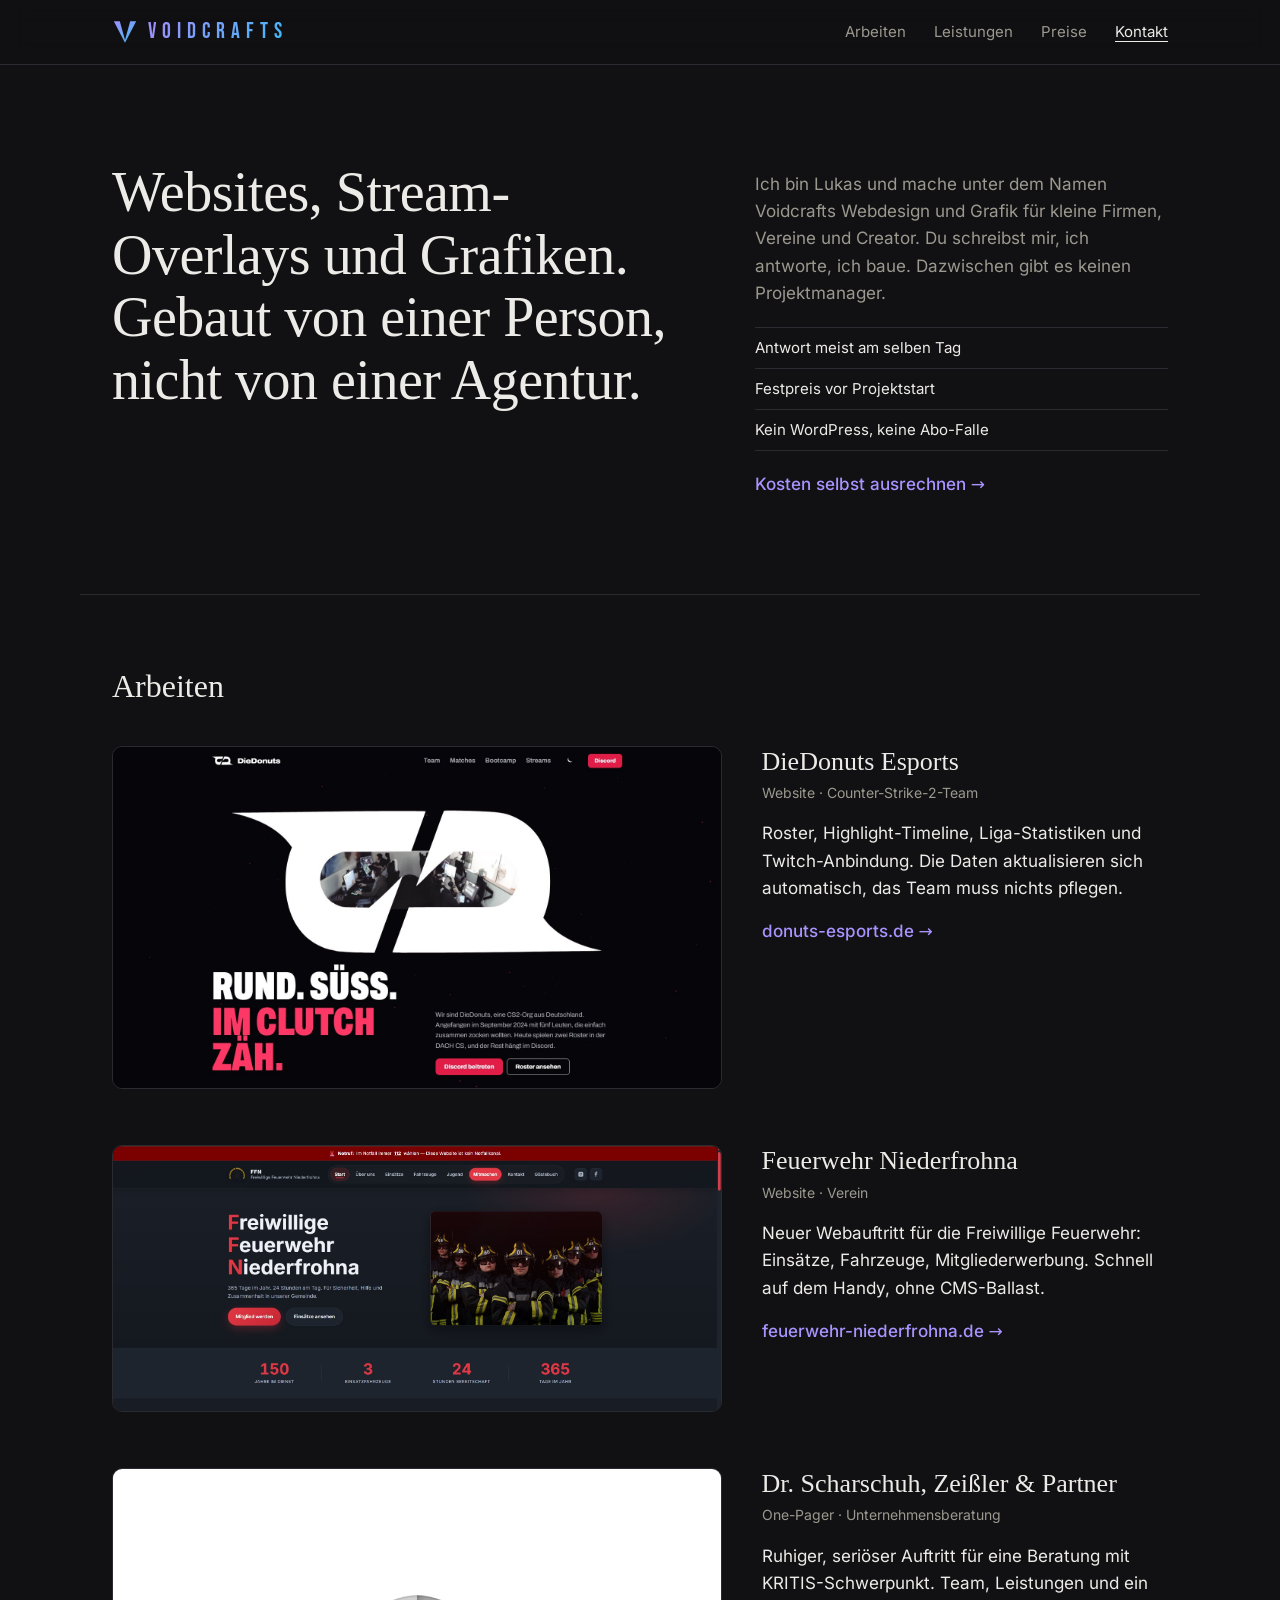
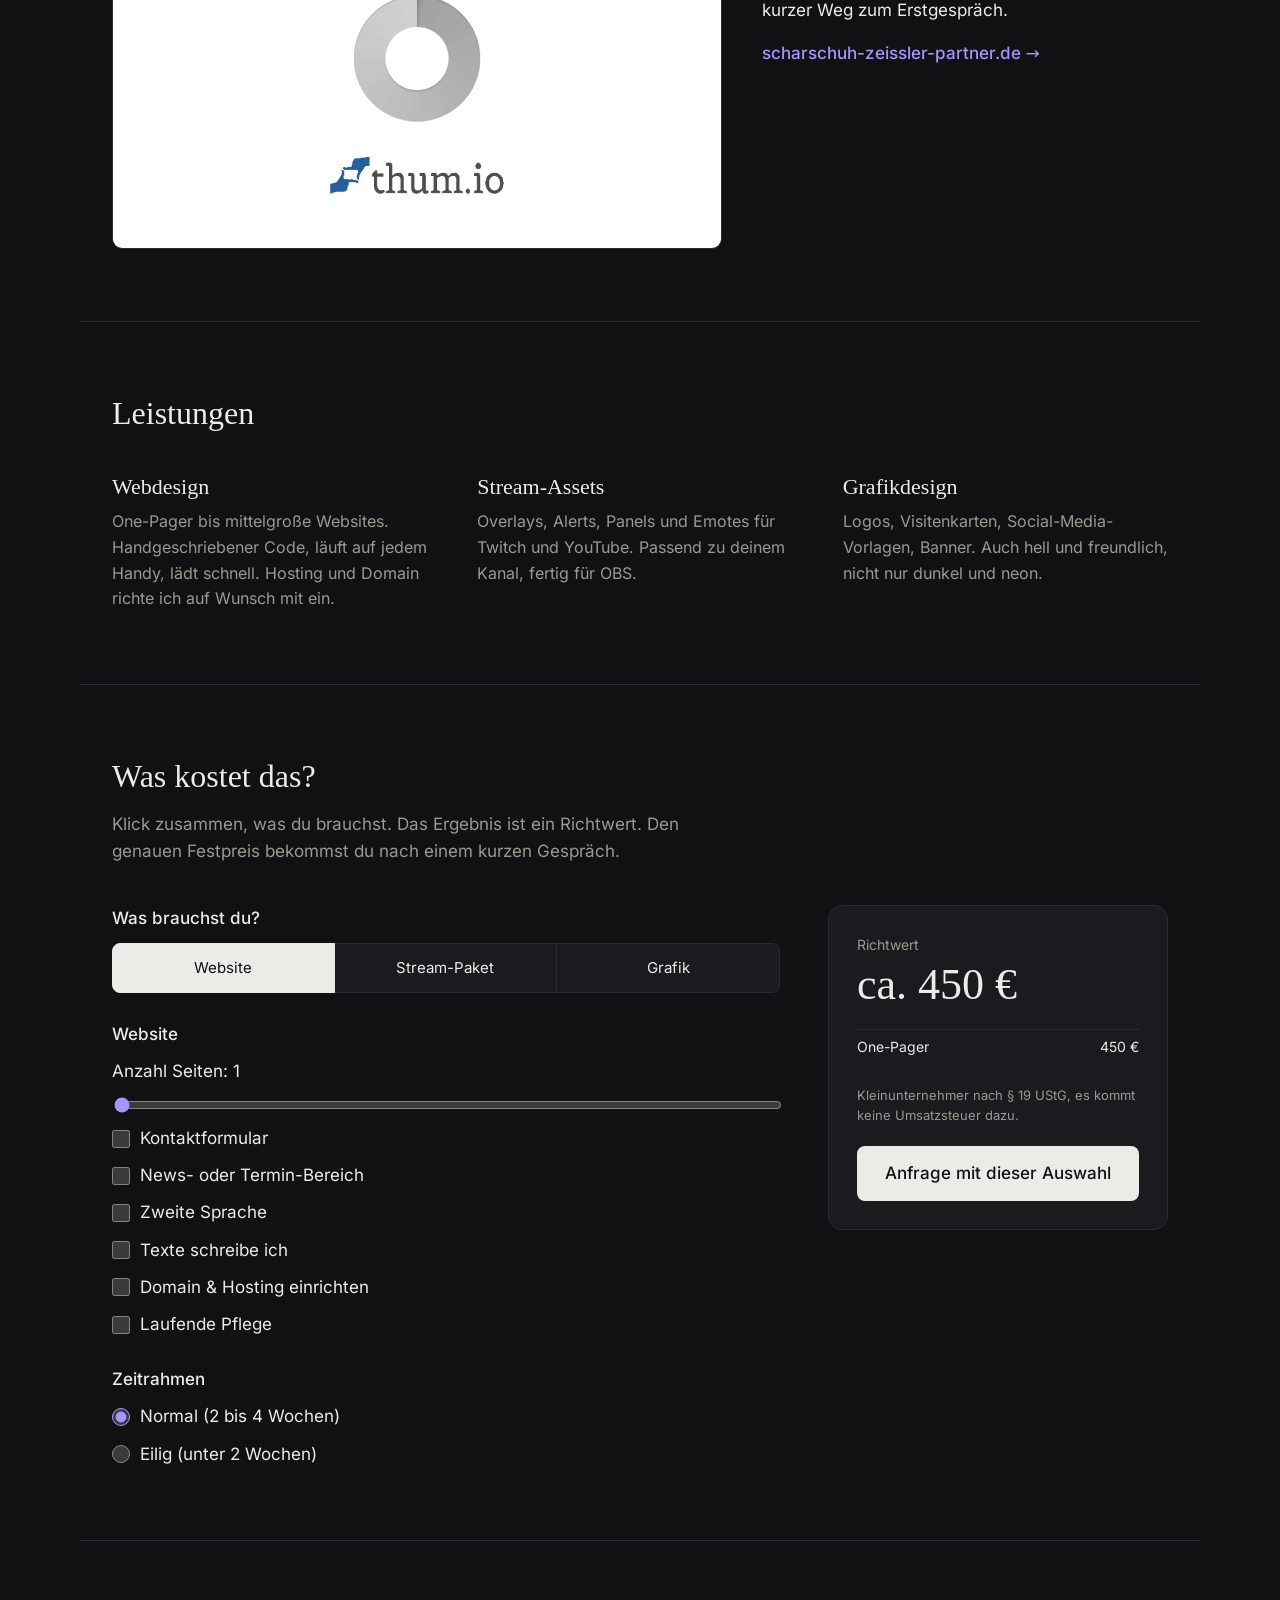
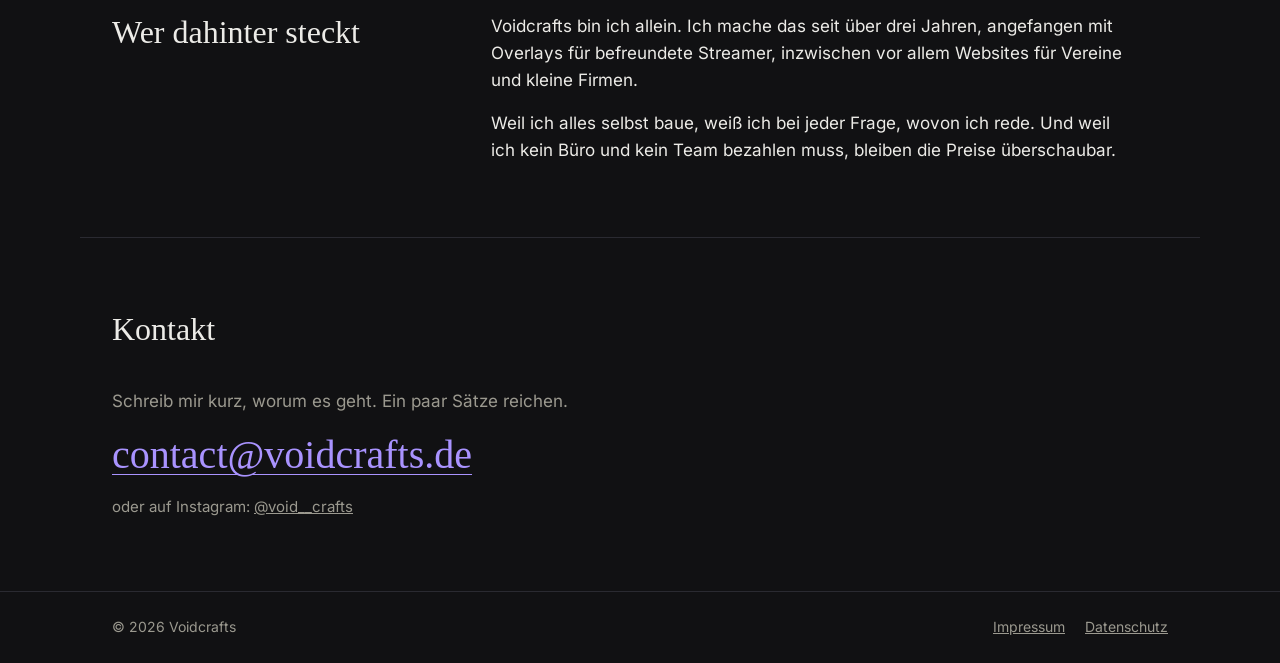
<file: index.html>
<!DOCTYPE html>
<html lang="de">
<head>
  <meta charset="UTF-8">
  <meta http-equiv="Content-Security-Policy" content="default-src 'none'; script-src 'self'; style-src 'self'; img-src 'self'; font-src 'self'; base-uri 'none'; form-action 'none'">
  <meta name="referrer" content="strict-origin-when-cross-origin">
  <meta name="viewport" content="width=device-width, initial-scale=1.0">
  <title>Voidcrafts · Webdesign, Stream-Assets, Grafik</title>
  <meta name="description" content="Voidcrafts ist ein Ein-Personen-Studio für Websites, Stream-Assets und Grafikdesign. Direkter Kontakt, feste Preise, kein Agentur-Overhead.">
  <link rel="stylesheet" href="css/fonts.css">
  <link rel="stylesheet" href="css/site.css">
</head>
<body>

  <header class="top">
    <div class="wrap top__inner">
      <a class="logo" href="#">
        <svg width="26" height="26" viewBox="0 0 200 200" fill="none" xmlns="http://www.w3.org/2000/svg" aria-hidden="true">
          <defs>
            <linearGradient id="vc-nav" x1="0" y1="0" x2="200" y2="200" gradientUnits="userSpaceOnUse">
              <stop offset="0%" stop-color="#a78bfa"/>
              <stop offset="100%" stop-color="#38bdf8"/>
            </linearGradient>
          </defs>
          <polygon points="14,18 60,18 100,162 140,18 186,18 100,182" fill="url(#vc-nav)"/>
        </svg>
        <span class="logo__text">VOIDCRAFTS</span>
      </a>
      <nav class="top__nav" aria-label="Hauptnavigation">
        <a href="#arbeiten">Arbeiten</a>
        <a href="#leistungen">Leistungen</a>
        <a href="#preise">Preise</a>
        <a href="#kontakt" class="top__mail">Kontakt</a>
      </nav>
    </div>
  </header>

  <main>

    <section class="intro wrap">
      <h1>Websites, Stream-Overlays und Grafiken. Gebaut von einer Person, nicht von einer Agentur.</h1>
      <div class="intro__side">
        <p>Ich bin Lukas und mache unter dem Namen Voidcrafts Webdesign und Grafik für kleine Firmen, Vereine und Creator. Du schreibst mir, ich antworte, ich baue. Dazwischen gibt es keinen Projektmanager.</p>
        <ul class="facts">
          <li>Antwort meist am selben Tag</li>
          <li>Festpreis vor Projektstart</li>
          <li>Kein WordPress, keine Abo-Falle</li>
        </ul>
        <p><a class="link-arrow" href="#preise">Kosten selbst ausrechnen</a></p>
      </div>
    </section>

    <section id="arbeiten" class="block wrap">
      <h2 class="block__title">Arbeiten</h2>

      <article class="project">
        <a class="project__img" href="https://donuts-esports.de" target="_blank" rel="noopener noreferrer">
          <img src="assets/preview-donuts.jpg" alt="Startseite von DieDonuts Esports" loading="lazy" width="1600" height="900">
        </a>
        <div class="project__text">
          <h3>DieDonuts Esports</h3>
          <p class="project__meta">Website · Counter-Strike-2-Team</p>
          <p>Roster, Highlight-Timeline, Liga-Statistiken und Twitch-Anbindung. Die Daten aktualisieren sich automatisch, das Team muss nichts pflegen.</p>
          <a class="link-arrow" href="https://donuts-esports.de" target="_blank" rel="noopener noreferrer">donuts-esports.de</a>
        </div>
      </article>

      <article class="project">
        <a class="project__img" href="http://feuerwehr-niederfrohna.de" target="_blank" rel="noopener noreferrer">
          <img src="assets/preview-feuerwehr.jpg" alt="Startseite der Freiwilligen Feuerwehr Niederfrohna" loading="lazy" width="1600" height="900">
        </a>
        <div class="project__text">
          <h3>Feuerwehr Niederfrohna</h3>
          <p class="project__meta">Website · Verein</p>
          <p>Neuer Webauftritt für die Freiwillige Feuerwehr: Einsätze, Fahrzeuge, Mitgliederwerbung. Schnell auf dem Handy, ohne CMS-Ballast.</p>
          <a class="link-arrow" href="http://feuerwehr-niederfrohna.de" target="_blank" rel="noopener noreferrer">feuerwehr-niederfrohna.de</a>
        </div>
      </article>

      <article class="project">
        <a class="project__img" href="https://scharschuh-zeissler-partner.de" target="_blank" rel="noopener noreferrer">
          <img src="assets/preview-szp.jpg" alt="Startseite von Dr. Scharschuh, Zeißler &amp; Partner" loading="lazy" width="1600" height="900">
        </a>
        <div class="project__text">
          <h3>Dr. Scharschuh, Zeißler &amp; Partner</h3>
          <p class="project__meta">One-Pager · Unternehmensberatung</p>
          <p>Ruhiger, seriöser Auftritt für eine Beratung mit KRITIS-Schwerpunkt. Team, Leistungen und ein kurzer Weg zum Erstgespräch.</p>
          <a class="link-arrow" href="https://scharschuh-zeissler-partner.de" target="_blank" rel="noopener noreferrer">scharschuh-zeissler-partner.de</a>
        </div>
      </article>
    </section>

    <section id="leistungen" class="block wrap">
      <h2 class="block__title">Leistungen</h2>
      <dl class="services">
        <div>
          <dt>Webdesign</dt>
          <dd>One-Pager bis mittelgroße Websites. Handgeschriebener Code, läuft auf jedem Handy, lädt schnell. Hosting und Domain richte ich auf Wunsch mit ein.</dd>
        </div>
        <div>
          <dt>Stream-Assets</dt>
          <dd>Overlays, Alerts, Panels und Emotes für Twitch und YouTube. Passend zu deinem Kanal, fertig für OBS.</dd>
        </div>
        <div>
          <dt>Grafikdesign</dt>
          <dd>Logos, Visitenkarten, Social-Media-Vorlagen, Banner. Auch hell und freundlich, nicht nur dunkel und neon.</dd>
        </div>
      </dl>
    </section>

    <section id="preise" class="block wrap">
      <h2 class="block__title">Was kostet das?</h2>
      <p class="block__lead">Klick zusammen, was du brauchst. Das Ergebnis ist ein Richtwert. Den genauen Festpreis bekommst du nach einem kurzen Gespräch.</p>

      <form class="calc" id="calc">
        <div class="calc__inputs">
          <fieldset class="calc__type">
            <legend>Was brauchst du?</legend>
            <label><input type="radio" name="type" value="web" checked> Website</label>
            <label><input type="radio" name="type" value="stream"> Stream-Paket</label>
            <label><input type="radio" name="type" value="grafik"> Grafik</label>
          </fieldset>

          <fieldset data-type="web">
            <legend>Website</legend>
            <label class="calc__range">
              <span>Anzahl Seiten: <output id="pagesOut">1</output></span>
              <input type="range" name="pages" min="1" max="12" value="1">
            </label>
            <label><input type="checkbox" name="web" value="form"> Kontaktformular</label>
            <label><input type="checkbox" name="web" value="news"> News- oder Termin-Bereich</label>
            <label><input type="checkbox" name="web" value="lang"> Zweite Sprache</label>
            <label><input type="checkbox" name="web" value="texts"> Texte schreibe ich</label>
            <label><input type="checkbox" name="web" value="setup"> Domain &amp; Hosting einrichten</label>
            <label><input type="checkbox" name="web" value="care"> Laufende Pflege</label>
          </fieldset>

          <fieldset data-type="stream" hidden>
            <legend>Stream-Paket</legend>
            <label><input type="checkbox" name="stream" value="scenes" checked> Szenen (Starting, Pause, Ende)</label>
            <label><input type="checkbox" name="stream" value="cam"> Webcam-Rahmen</label>
            <label><input type="checkbox" name="stream" value="alerts"> Animierte Alerts</label>
            <label><input type="checkbox" name="stream" value="panels"> Panels (bis 8 Stück)</label>
            <label class="calc__num">
              <span>Emotes</span>
              <input type="number" name="emotes" min="0" max="30" value="0" inputmode="numeric">
            </label>
          </fieldset>

          <fieldset data-type="grafik" hidden>
            <legend>Grafik</legend>
            <label><input type="checkbox" name="grafik" value="logo" checked> Logo (3 Entwürfe, 2 Korrekturrunden)</label>
            <label><input type="checkbox" name="grafik" value="cards"> Visitenkarte</label>
            <label><input type="checkbox" name="grafik" value="social"> 5 Social-Media-Vorlagen</label>
            <label><input type="checkbox" name="grafik" value="banner"> Banner / Header</label>
          </fieldset>

          <fieldset>
            <legend>Zeitrahmen</legend>
            <label><input type="radio" name="speed" value="normal" checked> Normal (2 bis 4 Wochen)</label>
            <label><input type="radio" name="speed" value="rush"> Eilig (unter 2 Wochen)</label>
          </fieldset>
        </div>

        <aside class="calc__result" aria-live="polite">
          <p class="calc__label">Richtwert</p>
          <p class="calc__total" id="total">–</p>
          <p class="calc__monthly" id="monthly" hidden></p>
          <ul class="calc__lines" id="lines"></ul>
          <p class="calc__note">Kleinunternehmer nach § 19 UStG, es kommt keine Umsatzsteuer dazu.</p>
          <a class="button" id="calcMail" href="mailto:contact@voidcrafts.de">Anfrage mit dieser Auswahl</a>
        </aside>
      </form>
    </section>

    <section id="ueber" class="block wrap about">
      <h2 class="block__title">Wer dahinter steckt</h2>
      <div class="about__text">
        <p>Voidcrafts bin ich allein. Ich mache das seit über drei Jahren, angefangen mit Overlays für befreundete Streamer, inzwischen vor allem Websites für Vereine und kleine Firmen.</p>
        <p>Weil ich alles selbst baue, weiß ich bei jeder Frage, wovon ich rede. Und weil ich kein Büro und kein Team bezahlen muss, bleiben die Preise überschaubar.</p>
      </div>
    </section>

    <section id="kontakt" class="block wrap contact">
      <h2 class="block__title">Kontakt</h2>
      <p class="contact__lead">Schreib mir kurz, worum es geht. Ein paar Sätze reichen.</p>
      <p><a class="contact__mail" href="mailto:contact@voidcrafts.de">contact@voidcrafts.de</a></p>
      <p class="contact__alt">oder auf Instagram: <a href="https://www.instagram.com/void__crafts/" target="_blank" rel="noopener noreferrer">@void__crafts</a></p>
    </section>

  </main>

  <footer class="foot">
    <div class="wrap foot__inner">
      <span>© 2026 Voidcrafts</span>
      <nav aria-label="Rechtliches">
        <a href="/impressum">Impressum</a>
        <a href="/datenschutz">Datenschutz</a>
      </nav>
    </div>
  </footer>

  <script src="js/main.js"></script>
</body>
</html>
</file>
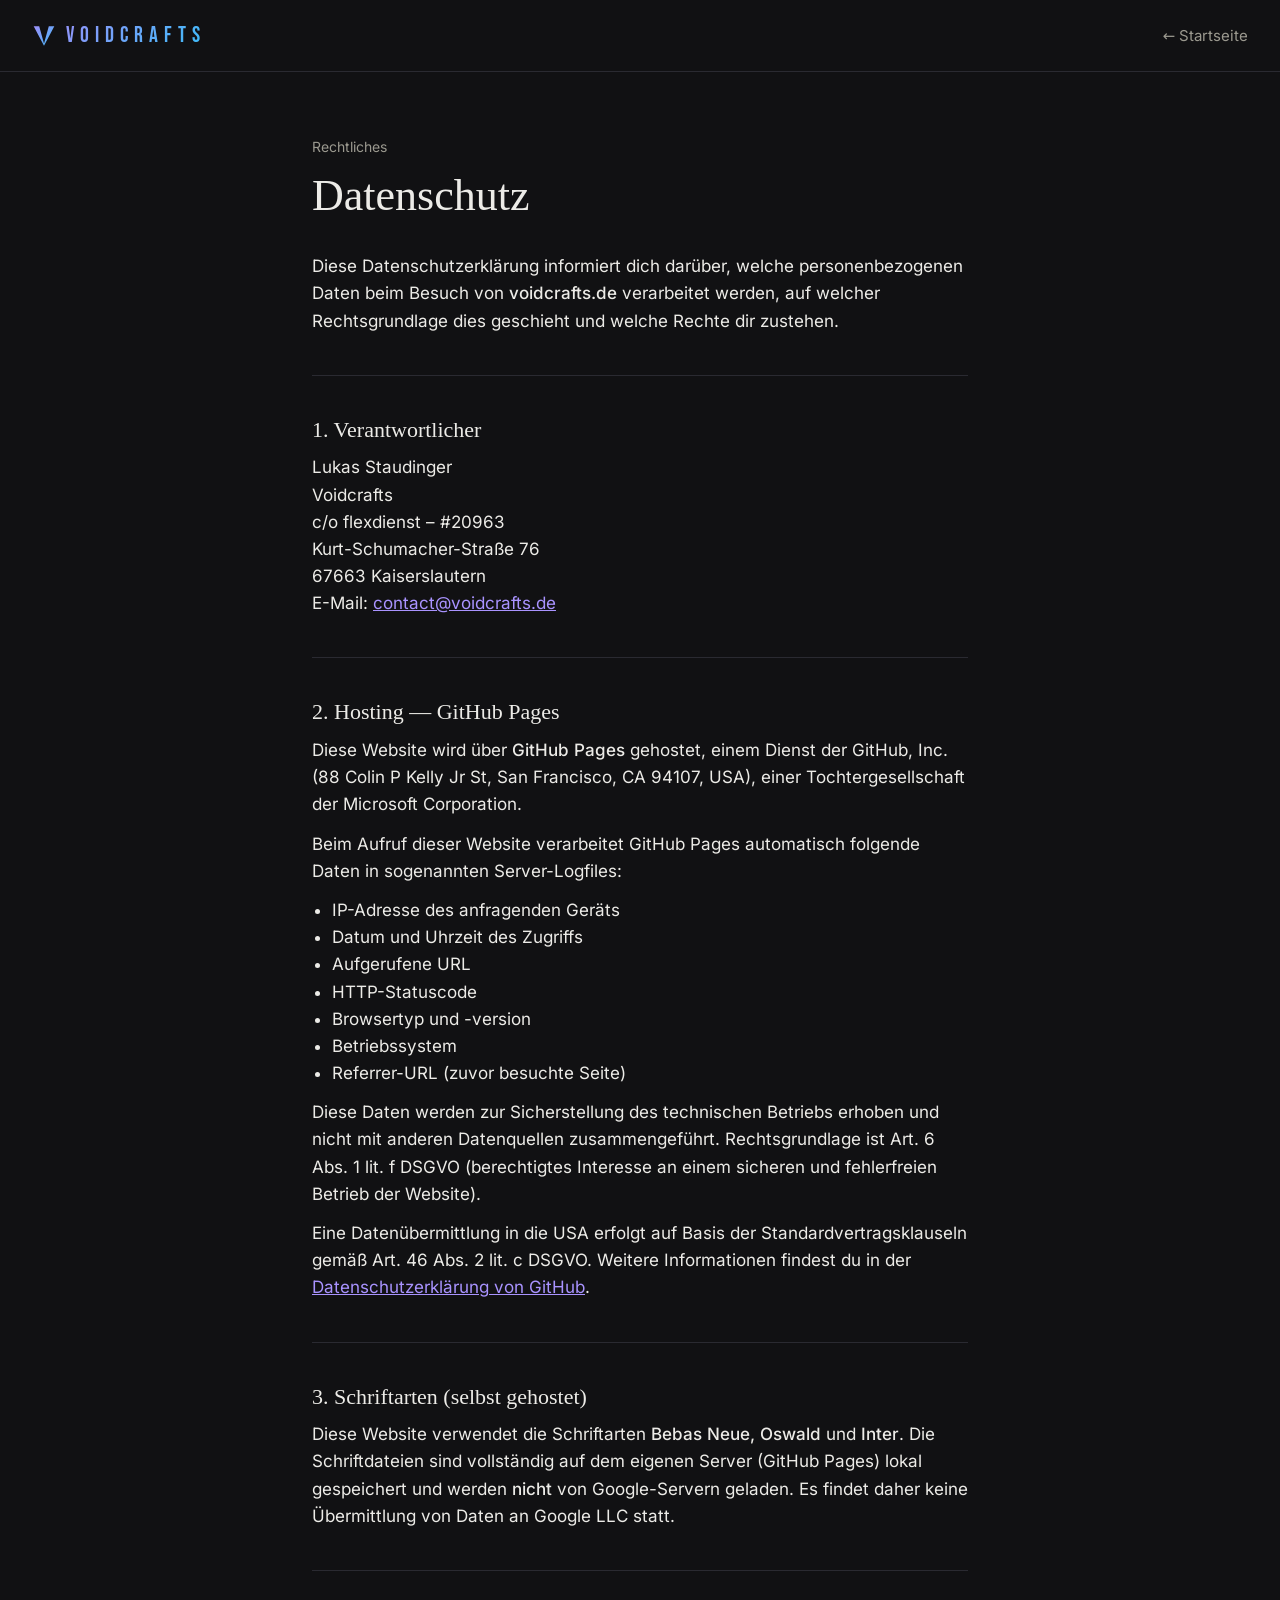
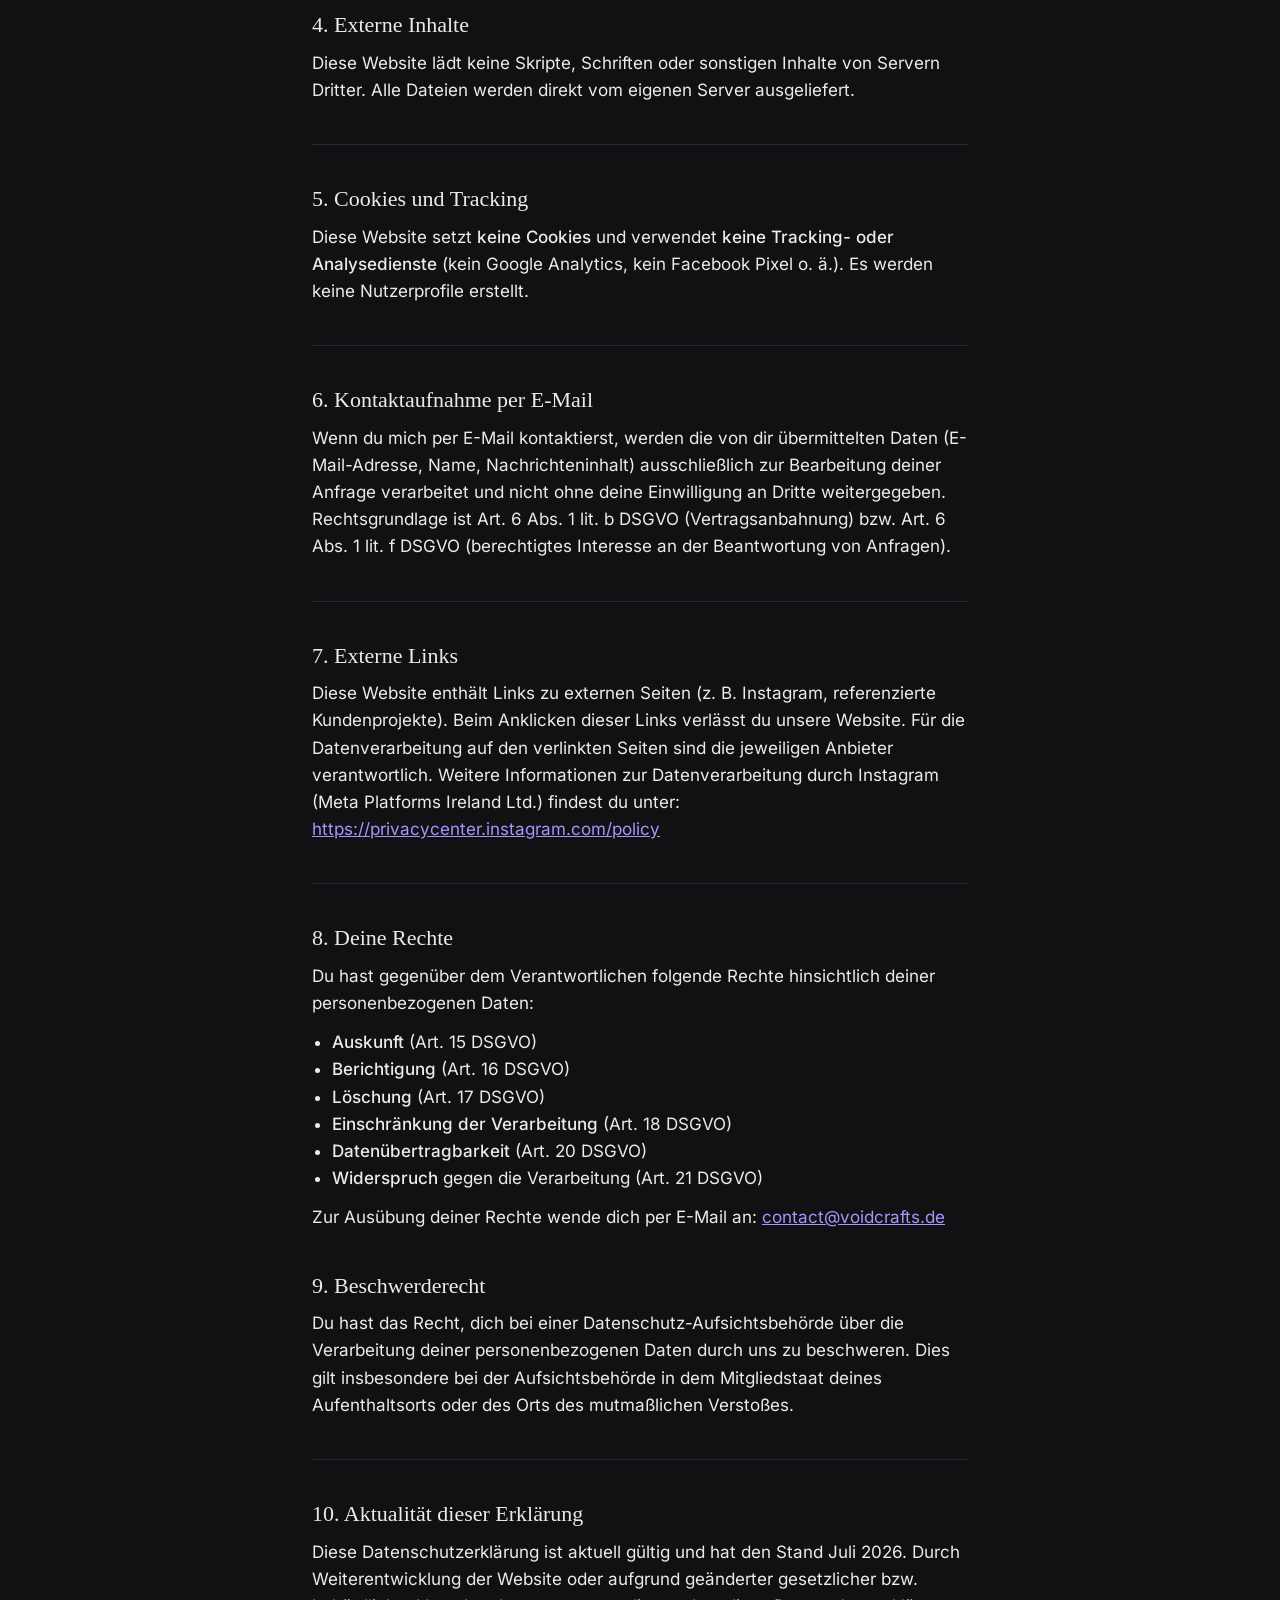
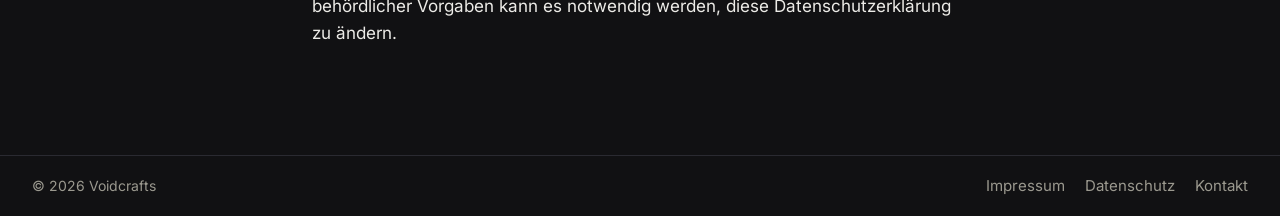
<file: datenschutz/index.html>
<!DOCTYPE html>
<html lang="de">
<head>
  <meta charset="UTF-8">
  <meta http-equiv="Content-Security-Policy" content="default-src 'none'; script-src 'self'; style-src 'self'; img-src 'self'; font-src 'self'; base-uri 'none'; form-action 'none'">
  <meta name="referrer" content="strict-origin-when-cross-origin">
  <meta name="viewport" content="width=device-width, initial-scale=1.0">
  <title>Datenschutzerklärung — Voidcrafts</title>
  <meta name="robots" content="noindex, follow">
  <link rel="stylesheet" href="/css/fonts.css">
  <link rel="stylesheet" href="/css/site.css">
</head>
<body class="legal">

<nav class="top-nav">
  <a href="/" class="nav-logo">
    <svg width="24" height="24" viewBox="0 0 200 200" fill="none" aria-hidden="true">
      <defs>
        <linearGradient id="lg" x1="0" y1="0" x2="200" y2="200" gradientUnits="userSpaceOnUse">
          <stop offset="0%" stop-color="#a78bfa"/>
          <stop offset="100%" stop-color="#38bdf8"/>
        </linearGradient>
      </defs>
      <polygon points="14,18 60,18 100,162 140,18 186,18 100,182" fill="url(#lg)"/>
    </svg>
    VOIDCRAFTS
  </a>
  <a href="/" class="nav-back">← Startseite</a>
</nav>

<div class="wrap">

  <p class="page-label">Rechtliches</p>
  <h1>Datenschutz</h1>

  <p>Diese Datenschutzerklärung informiert dich darüber, welche personenbezogenen Daten beim Besuch von <strong>voidcrafts.de</strong> verarbeitet werden, auf welcher Rechtsgrundlage dies geschieht und welche Rechte dir zustehen.</p>

  <div class="divider"></div>

  <h2>1. Verantwortlicher</h2>
  <p>
    Lukas Staudinger<br>
    Voidcrafts<br>
    c/o flexdienst – #20963<br>
    Kurt-Schumacher-Straße 76<br>
    67663 Kaiserslautern<br>
    E-Mail: <a href="mailto:contact@voidcrafts.de">contact@voidcrafts.de</a>
  </p>

  <div class="divider"></div>

  <h2>2. Hosting — GitHub Pages</h2>
  <p>Diese Website wird über <strong>GitHub Pages</strong> gehostet, einem Dienst der GitHub, Inc. (88 Colin P Kelly Jr St, San Francisco, CA 94107, USA), einer Tochtergesellschaft der Microsoft Corporation.</p>
  <p>Beim Aufruf dieser Website verarbeitet GitHub Pages automatisch folgende Daten in sogenannten Server-Logfiles:</p>
  <ul>
    <li>IP-Adresse des anfragenden Geräts</li>
    <li>Datum und Uhrzeit des Zugriffs</li>
    <li>Aufgerufene URL</li>
    <li>HTTP-Statuscode</li>
    <li>Browsertyp und -version</li>
    <li>Betriebssystem</li>
    <li>Referrer-URL (zuvor besuchte Seite)</li>
  </ul>
  <p>Diese Daten werden zur Sicherstellung des technischen Betriebs erhoben und nicht mit anderen Datenquellen zusammengeführt. Rechtsgrundlage ist Art. 6 Abs. 1 lit. f DSGVO (berechtigtes Interesse an einem sicheren und fehlerfreien Betrieb der Website).</p>
  <p>Eine Datenübermittlung in die USA erfolgt auf Basis der Standardvertragsklauseln gemäß Art. 46 Abs. 2 lit. c DSGVO. Weitere Informationen findest du in der <a href="https://docs.github.com/de/site-policy/privacy-policies/github-privacy-statement" target="_blank" rel="noopener noreferrer">Datenschutzerklärung von GitHub</a>.</p>

  <div class="divider"></div>

  <h2>3. Schriftarten (selbst gehostet)</h2>
  <p>Diese Website verwendet die Schriftarten <strong>Bebas Neue, Oswald</strong> und <strong>Inter</strong>. Die Schriftdateien sind vollständig auf dem eigenen Server (GitHub Pages) lokal gespeichert und werden <strong>nicht</strong> von Google-Servern geladen. Es findet daher keine Übermittlung von Daten an Google LLC statt.</p>

  <div class="divider"></div>

  <h2>4. Externe Inhalte</h2>
  <p>Diese Website lädt keine Skripte, Schriften oder sonstigen Inhalte von Servern Dritter. Alle Dateien werden direkt vom eigenen Server ausgeliefert.</p>

  <div class="divider"></div>

  <h2>5. Cookies und Tracking</h2>
  <p>Diese Website setzt <strong>keine Cookies</strong> und verwendet <strong>keine Tracking- oder Analysedienste</strong> (kein Google Analytics, kein Facebook Pixel o. ä.). Es werden keine Nutzerprofile erstellt.</p>

  <div class="divider"></div>

  <h2>6. Kontaktaufnahme per E-Mail</h2>
  <p>Wenn du mich per E-Mail kontaktierst, werden die von dir übermittelten Daten (E-Mail-Adresse, Name, Nachrichteninhalt) ausschließlich zur Bearbeitung deiner Anfrage verarbeitet und nicht ohne deine Einwilligung an Dritte weitergegeben. Rechtsgrundlage ist Art. 6 Abs. 1 lit. b DSGVO (Vertragsanbahnung) bzw. Art. 6 Abs. 1 lit. f DSGVO (berechtigtes Interesse an der Beantwortung von Anfragen).</p>

  <div class="divider"></div>

  <h2>7. Externe Links</h2>
  <p>Diese Website enthält Links zu externen Seiten (z. B. Instagram, referenzierte Kundenprojekte). Beim Anklicken dieser Links verlässt du unsere Website. Für die Datenverarbeitung auf den verlinkten Seiten sind die jeweiligen Anbieter verantwortlich. Weitere Informationen zur Datenverarbeitung durch Instagram (Meta Platforms Ireland Ltd.) findest du unter: <a href="https://privacycenter.instagram.com/policy" target="_blank" rel="noopener noreferrer">https://privacycenter.instagram.com/policy</a></p>

  <div class="divider"></div>

  <h2>8. Deine Rechte</h2>
  <p>Du hast gegenüber dem Verantwortlichen folgende Rechte hinsichtlich deiner personenbezogenen Daten:</p>
  <ul>
    <li><strong>Auskunft</strong> (Art. 15 DSGVO)</li>
    <li><strong>Berichtigung</strong> (Art. 16 DSGVO)</li>
    <li><strong>Löschung</strong> (Art. 17 DSGVO)</li>
    <li><strong>Einschränkung der Verarbeitung</strong> (Art. 18 DSGVO)</li>
    <li><strong>Datenübertragbarkeit</strong> (Art. 20 DSGVO)</li>
    <li><strong>Widerspruch</strong> gegen die Verarbeitung (Art. 21 DSGVO)</li>
  </ul>
  <p>Zur Ausübung deiner Rechte wende dich per E-Mail an: <a href="mailto:contact@voidcrafts.de">contact@voidcrafts.de</a></p>

  <h2>9. Beschwerderecht</h2>
  <p>Du hast das Recht, dich bei einer Datenschutz-Aufsichtsbehörde über die Verarbeitung deiner personenbezogenen Daten durch uns zu beschweren. Dies gilt insbesondere bei der Aufsichtsbehörde in dem Mitgliedstaat deines Aufenthaltsorts oder des Orts des mutmaßlichen Verstoßes.</p>

  <div class="divider"></div>

  <h2>10. Aktualität dieser Erklärung</h2>
  <p>Diese Datenschutzerklärung ist aktuell gültig und hat den Stand Juli 2026. Durch Weiterentwicklung der Website oder aufgrund geänderter gesetzlicher bzw. behördlicher Vorgaben kann es notwendig werden, diese Datenschutzerklärung zu ändern.</p>

</div>

<footer>
  <span class="footer-copy">© 2026 Voidcrafts</span>
  <div class="footer-links">
    <a href="/impressum">Impressum</a>
    <a href="/datenschutz">Datenschutz</a>
    <a href="mailto:contact@voidcrafts.de">Kontakt</a>
  </div>
</footer>

</body>
</html>
</file>
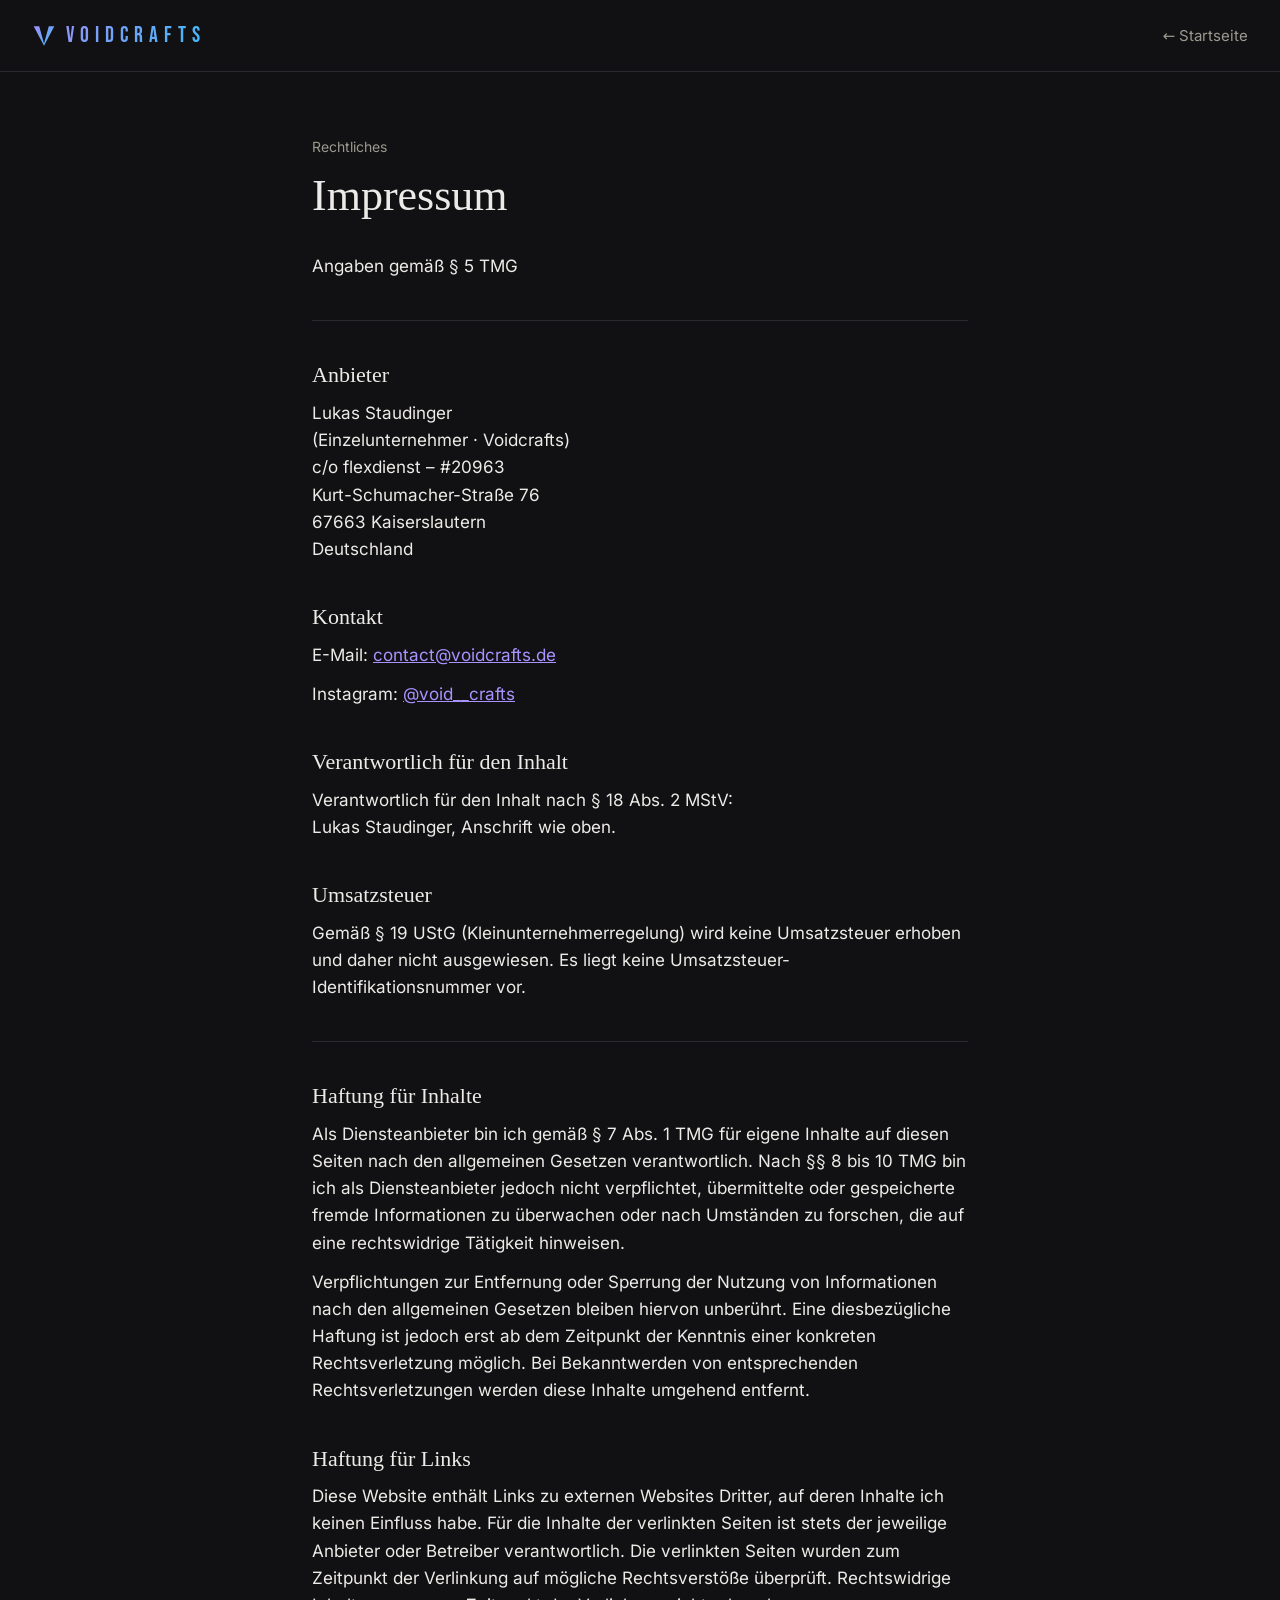
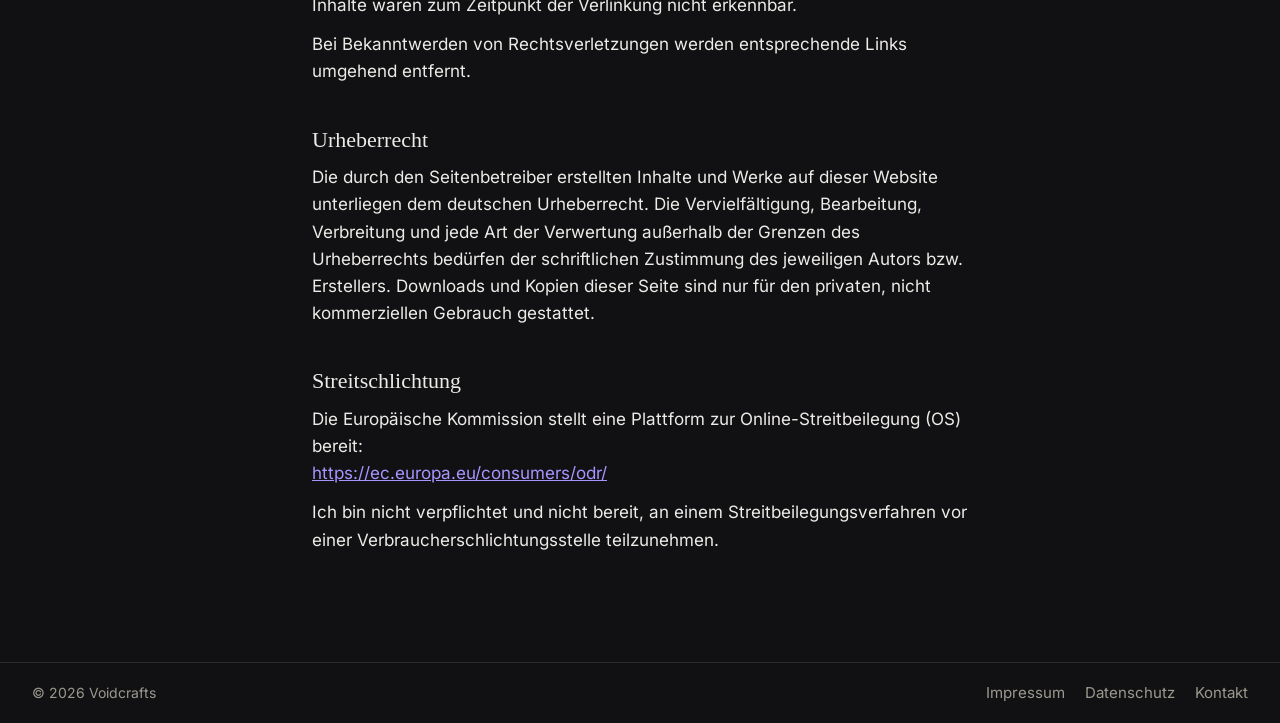
<file: impressum/index.html>
<!DOCTYPE html>
<html lang="de">
<head>
  <meta charset="UTF-8">
  <meta http-equiv="Content-Security-Policy" content="default-src 'none'; script-src 'self'; style-src 'self'; img-src 'self'; font-src 'self'; base-uri 'none'; form-action 'none'">
  <meta name="referrer" content="strict-origin-when-cross-origin">
  <meta name="viewport" content="width=device-width, initial-scale=1.0">
  <title>Impressum — Voidcrafts</title>
  <meta name="robots" content="noindex, follow">
  <link rel="stylesheet" href="/css/fonts.css">
  <link rel="stylesheet" href="/css/site.css">
</head>
<body class="legal">

<nav class="top-nav">
  <a href="/" class="nav-logo">
    <svg width="24" height="24" viewBox="0 0 200 200" fill="none" aria-hidden="true">
      <defs>
        <linearGradient id="lg" x1="0" y1="0" x2="200" y2="200" gradientUnits="userSpaceOnUse">
          <stop offset="0%" stop-color="#a78bfa"/>
          <stop offset="100%" stop-color="#38bdf8"/>
        </linearGradient>
      </defs>
      <polygon points="14,18 60,18 100,162 140,18 186,18 100,182" fill="url(#lg)"/>
    </svg>
    VOIDCRAFTS
  </a>
  <a href="/" class="nav-back">← Startseite</a>
</nav>

<div class="wrap">

  <p class="page-label">Rechtliches</p>
  <h1>Impressum</h1>

  <p>Angaben gemäß § 5 TMG</p>

  <div class="divider"></div>

  <h2>Anbieter</h2>
  <address>
    Lukas Staudinger<br>
    (Einzelunternehmer · Voidcrafts)<br>
    c/o flexdienst – #20963<br>
    Kurt-Schumacher-Straße 76<br>
    67663 Kaiserslautern<br>
    Deutschland
  </address>

  <h2>Kontakt</h2>
  <p>E-Mail: <a href="mailto:contact@voidcrafts.de">contact@voidcrafts.de</a></p>
  <p>Instagram: <a href="https://www.instagram.com/void__crafts/" target="_blank" rel="noopener noreferrer">@void__crafts</a></p>

  <h2>Verantwortlich für den Inhalt</h2>
  <p>Verantwortlich für den Inhalt nach § 18 Abs. 2 MStV:<br>
  Lukas Staudinger, Anschrift wie oben.</p>

  <h2>Umsatzsteuer</h2>
  <p>Gemäß § 19 UStG (Kleinunternehmerregelung) wird keine Umsatzsteuer erhoben und daher nicht ausgewiesen. Es liegt keine Umsatzsteuer-Identifikationsnummer vor.</p>

  <div class="divider"></div>

  <h2>Haftung für Inhalte</h2>
  <p>Als Diensteanbieter bin ich gemäß § 7 Abs. 1 TMG für eigene Inhalte auf diesen Seiten nach den allgemeinen Gesetzen verantwortlich. Nach §§ 8 bis 10 TMG bin ich als Diensteanbieter jedoch nicht verpflichtet, übermittelte oder gespeicherte fremde Informationen zu überwachen oder nach Umständen zu forschen, die auf eine rechtswidrige Tätigkeit hinweisen.</p>
  <p>Verpflichtungen zur Entfernung oder Sperrung der Nutzung von Informationen nach den allgemeinen Gesetzen bleiben hiervon unberührt. Eine diesbezügliche Haftung ist jedoch erst ab dem Zeitpunkt der Kenntnis einer konkreten Rechtsverletzung möglich. Bei Bekanntwerden von entsprechenden Rechtsverletzungen werden diese Inhalte umgehend entfernt.</p>

  <h2>Haftung für Links</h2>
  <p>Diese Website enthält Links zu externen Websites Dritter, auf deren Inhalte ich keinen Einfluss habe. Für die Inhalte der verlinkten Seiten ist stets der jeweilige Anbieter oder Betreiber verantwortlich. Die verlinkten Seiten wurden zum Zeitpunkt der Verlinkung auf mögliche Rechtsverstöße überprüft. Rechtswidrige Inhalte waren zum Zeitpunkt der Verlinkung nicht erkennbar.</p>
  <p>Bei Bekanntwerden von Rechtsverletzungen werden entsprechende Links umgehend entfernt.</p>

  <h2>Urheberrecht</h2>
  <p>Die durch den Seitenbetreiber erstellten Inhalte und Werke auf dieser Website unterliegen dem deutschen Urheberrecht. Die Vervielfältigung, Bearbeitung, Verbreitung und jede Art der Verwertung außerhalb der Grenzen des Urheberrechts bedürfen der schriftlichen Zustimmung des jeweiligen Autors bzw. Erstellers. Downloads und Kopien dieser Seite sind nur für den privaten, nicht kommerziellen Gebrauch gestattet.</p>

  <h2>Streitschlichtung</h2>
  <p>Die Europäische Kommission stellt eine Plattform zur Online-Streitbeilegung (OS) bereit:<br>
  <a href="https://ec.europa.eu/consumers/odr/" target="_blank" rel="noopener noreferrer">https://ec.europa.eu/consumers/odr/</a></p>
  <p>Ich bin nicht verpflichtet und nicht bereit, an einem Streitbeilegungsverfahren vor einer Verbraucherschlichtungsstelle teilzunehmen.</p>

</div>

<footer>
  <span class="footer-copy">© 2026 Voidcrafts</span>
  <div class="footer-links">
    <a href="/impressum">Impressum</a>
    <a href="/datenschutz">Datenschutz</a>
    <a href="mailto:contact@voidcrafts.de">Kontakt</a>
  </div>
</footer>

</body>
</html>
</file>
<file: css/fonts.css>
/* Self-hosted fonts — no Google CDN */

/* latin-ext */
@font-face {
  font-family: 'Bebas Neue';
  font-style: normal;
  font-weight: 400;
  font-display: swap;
  src: url(../assets/fonts/font_089e175e.woff2) format('woff2');
  unicode-range: U+0100-02BA, U+02BD-02C5, U+02C7-02CC, U+02CE-02D7, U+02DD-02FF, U+0304, U+0308, U+0329, U+1D00-1DBF, U+1E00-1E9F, U+1EF2-1EFF, U+2020, U+20A0-20AB, U+20AD-20C0, U+2113, U+2C60-2C7F, U+A720-A7FF;
}

/* latin */
@font-face {
  font-family: 'Bebas Neue';
  font-style: normal;
  font-weight: 400;
  font-display: swap;
  src: url(../assets/fonts/font_5853435d.woff2) format('woff2');
  unicode-range: U+0000-00FF, U+0131, U+0152-0153, U+02BB-02BC, U+02C6, U+02DA, U+02DC, U+0304, U+0308, U+0329, U+2000-206F, U+20AC, U+2122, U+2191, U+2193, U+2212, U+2215, U+FEFF, U+FFFD;
}

/* cyrillic-ext */
@font-face {
  font-family: 'Inter';
  font-style: italic;
  font-weight: 300;
  font-display: swap;
  src: url(../assets/fonts/font_76748121.woff2) format('woff2');
  unicode-range: U+0460-052F, U+1C80-1C8A, U+20B4, U+2DE0-2DFF, U+A640-A69F, U+FE2E-FE2F;
}

/* cyrillic */
@font-face {
  font-family: 'Inter';
  font-style: italic;
  font-weight: 300;
  font-display: swap;
  src: url(../assets/fonts/font_aa53a260.woff2) format('woff2');
  unicode-range: U+0301, U+0400-045F, U+0490-0491, U+04B0-04B1, U+2116;
}

/* greek-ext */
@font-face {
  font-family: 'Inter';
  font-style: italic;
  font-weight: 300;
  font-display: swap;
  src: url(../assets/fonts/font_4a3b6ebf.woff2) format('woff2');
  unicode-range: U+1F00-1FFF;
}

/* greek */
@font-face {
  font-family: 'Inter';
  font-style: italic;
  font-weight: 300;
  font-display: swap;
  src: url(../assets/fonts/font_e2bd0c05.woff2) format('woff2');
  unicode-range: U+0370-0377, U+037A-037F, U+0384-038A, U+038C, U+038E-03A1, U+03A3-03FF;
}

/* vietnamese */
@font-face {
  font-family: 'Inter';
  font-style: italic;
  font-weight: 300;
  font-display: swap;
  src: url(../assets/fonts/font_09e60e43.woff2) format('woff2');
  unicode-range: U+0102-0103, U+0110-0111, U+0128-0129, U+0168-0169, U+01A0-01A1, U+01AF-01B0, U+0300-0301, U+0303-0304, U+0308-0309, U+0323, U+0329, U+1EA0-1EF9, U+20AB;
}

/* latin-ext */
@font-face {
  font-family: 'Inter';
  font-style: italic;
  font-weight: 300;
  font-display: swap;
  src: url(../assets/fonts/font_bd729307.woff2) format('woff2');
  unicode-range: U+0100-02BA, U+02BD-02C5, U+02C7-02CC, U+02CE-02D7, U+02DD-02FF, U+0304, U+0308, U+0329, U+1D00-1DBF, U+1E00-1E9F, U+1EF2-1EFF, U+2020, U+20A0-20AB, U+20AD-20C0, U+2113, U+2C60-2C7F, U+A720-A7FF;
}

/* latin */
@font-face {
  font-family: 'Inter';
  font-style: italic;
  font-weight: 300;
  font-display: swap;
  src: url(../assets/fonts/font_ccbf01f5.woff2) format('woff2');
  unicode-range: U+0000-00FF, U+0131, U+0152-0153, U+02BB-02BC, U+02C6, U+02DA, U+02DC, U+0304, U+0308, U+0329, U+2000-206F, U+20AC, U+2122, U+2191, U+2193, U+2212, U+2215, U+FEFF, U+FFFD;
}

/* cyrillic-ext */
@font-face {
  font-family: 'Inter';
  font-style: normal;
  font-weight: 300;
  font-display: swap;
  src: url(../assets/fonts/font_251d36f2.woff2) format('woff2');
  unicode-range: U+0460-052F, U+1C80-1C8A, U+20B4, U+2DE0-2DFF, U+A640-A69F, U+FE2E-FE2F;
}

/* cyrillic */
@font-face {
  font-family: 'Inter';
  font-style: normal;
  font-weight: 300;
  font-display: swap;
  src: url(../assets/fonts/font_de93fdc8.woff2) format('woff2');
  unicode-range: U+0301, U+0400-045F, U+0490-0491, U+04B0-04B1, U+2116;
}

/* greek-ext */
@font-face {
  font-family: 'Inter';
  font-style: normal;
  font-weight: 300;
  font-display: swap;
  src: url(../assets/fonts/font_318d4ba5.woff2) format('woff2');
  unicode-range: U+1F00-1FFF;
}

/* greek */
@font-face {
  font-family: 'Inter';
  font-style: normal;
  font-weight: 300;
  font-display: swap;
  src: url(../assets/fonts/font_8c7f6aea.woff2) format('woff2');
  unicode-range: U+0370-0377, U+037A-037F, U+0384-038A, U+038C, U+038E-03A1, U+03A3-03FF;
}

/* vietnamese */
@font-face {
  font-family: 'Inter';
  font-style: normal;
  font-weight: 300;
  font-display: swap;
  src: url(../assets/fonts/font_9df17551.woff2) format('woff2');
  unicode-range: U+0102-0103, U+0110-0111, U+0128-0129, U+0168-0169, U+01A0-01A1, U+01AF-01B0, U+0300-0301, U+0303-0304, U+0308-0309, U+0323, U+0329, U+1EA0-1EF9, U+20AB;
}

/* latin-ext */
@font-face {
  font-family: 'Inter';
  font-style: normal;
  font-weight: 300;
  font-display: swap;
  src: url(../assets/fonts/font_1ad231aa.woff2) format('woff2');
  unicode-range: U+0100-02BA, U+02BD-02C5, U+02C7-02CC, U+02CE-02D7, U+02DD-02FF, U+0304, U+0308, U+0329, U+1D00-1DBF, U+1E00-1E9F, U+1EF2-1EFF, U+2020, U+20A0-20AB, U+20AD-20C0, U+2113, U+2C60-2C7F, U+A720-A7FF;
}

/* latin */
@font-face {
  font-family: 'Inter';
  font-style: normal;
  font-weight: 300;
  font-display: swap;
  src: url(../assets/fonts/font_260c81a4.woff2) format('woff2');
  unicode-range: U+0000-00FF, U+0131, U+0152-0153, U+02BB-02BC, U+02C6, U+02DA, U+02DC, U+0304, U+0308, U+0329, U+2000-206F, U+20AC, U+2122, U+2191, U+2193, U+2212, U+2215, U+FEFF, U+FFFD;
}

/* cyrillic-ext */
@font-face {
  font-family: 'Inter';
  font-style: normal;
  font-weight: 400;
  font-display: swap;
  src: url(../assets/fonts/font_251d36f2.woff2) format('woff2');
  unicode-range: U+0460-052F, U+1C80-1C8A, U+20B4, U+2DE0-2DFF, U+A640-A69F, U+FE2E-FE2F;
}

/* cyrillic */
@font-face {
  font-family: 'Inter';
  font-style: normal;
  font-weight: 400;
  font-display: swap;
  src: url(../assets/fonts/font_de93fdc8.woff2) format('woff2');
  unicode-range: U+0301, U+0400-045F, U+0490-0491, U+04B0-04B1, U+2116;
}

/* greek-ext */
@font-face {
  font-family: 'Inter';
  font-style: normal;
  font-weight: 400;
  font-display: swap;
  src: url(../assets/fonts/font_318d4ba5.woff2) format('woff2');
  unicode-range: U+1F00-1FFF;
}

/* greek */
@font-face {
  font-family: 'Inter';
  font-style: normal;
  font-weight: 400;
  font-display: swap;
  src: url(../assets/fonts/font_8c7f6aea.woff2) format('woff2');
  unicode-range: U+0370-0377, U+037A-037F, U+0384-038A, U+038C, U+038E-03A1, U+03A3-03FF;
}

/* vietnamese */
@font-face {
  font-family: 'Inter';
  font-style: normal;
  font-weight: 400;
  font-display: swap;
  src: url(../assets/fonts/font_9df17551.woff2) format('woff2');
  unicode-range: U+0102-0103, U+0110-0111, U+0128-0129, U+0168-0169, U+01A0-01A1, U+01AF-01B0, U+0300-0301, U+0303-0304, U+0308-0309, U+0323, U+0329, U+1EA0-1EF9, U+20AB;
}

/* latin-ext */
@font-face {
  font-family: 'Inter';
  font-style: normal;
  font-weight: 400;
  font-display: swap;
  src: url(../assets/fonts/font_1ad231aa.woff2) format('woff2');
  unicode-range: U+0100-02BA, U+02BD-02C5, U+02C7-02CC, U+02CE-02D7, U+02DD-02FF, U+0304, U+0308, U+0329, U+1D00-1DBF, U+1E00-1E9F, U+1EF2-1EFF, U+2020, U+20A0-20AB, U+20AD-20C0, U+2113, U+2C60-2C7F, U+A720-A7FF;
}

/* latin */
@font-face {
  font-family: 'Inter';
  font-style: normal;
  font-weight: 400;
  font-display: swap;
  src: url(../assets/fonts/font_260c81a4.woff2) format('woff2');
  unicode-range: U+0000-00FF, U+0131, U+0152-0153, U+02BB-02BC, U+02C6, U+02DA, U+02DC, U+0304, U+0308, U+0329, U+2000-206F, U+20AC, U+2122, U+2191, U+2193, U+2212, U+2215, U+FEFF, U+FFFD;
}

/* cyrillic-ext */
@font-face {
  font-family: 'Inter';
  font-style: normal;
  font-weight: 500;
  font-display: swap;
  src: url(../assets/fonts/font_251d36f2.woff2) format('woff2');
  unicode-range: U+0460-052F, U+1C80-1C8A, U+20B4, U+2DE0-2DFF, U+A640-A69F, U+FE2E-FE2F;
}

/* cyrillic */
@font-face {
  font-family: 'Inter';
  font-style: normal;
  font-weight: 500;
  font-display: swap;
  src: url(../assets/fonts/font_de93fdc8.woff2) format('woff2');
  unicode-range: U+0301, U+0400-045F, U+0490-0491, U+04B0-04B1, U+2116;
}

/* greek-ext */
@font-face {
  font-family: 'Inter';
  font-style: normal;
  font-weight: 500;
  font-display: swap;
  src: url(../assets/fonts/font_318d4ba5.woff2) format('woff2');
  unicode-range: U+1F00-1FFF;
}

/* greek */
@font-face {
  font-family: 'Inter';
  font-style: normal;
  font-weight: 500;
  font-display: swap;
  src: url(../assets/fonts/font_8c7f6aea.woff2) format('woff2');
  unicode-range: U+0370-0377, U+037A-037F, U+0384-038A, U+038C, U+038E-03A1, U+03A3-03FF;
}

/* vietnamese */
@font-face {
  font-family: 'Inter';
  font-style: normal;
  font-weight: 500;
  font-display: swap;
  src: url(../assets/fonts/font_9df17551.woff2) format('woff2');
  unicode-range: U+0102-0103, U+0110-0111, U+0128-0129, U+0168-0169, U+01A0-01A1, U+01AF-01B0, U+0300-0301, U+0303-0304, U+0308-0309, U+0323, U+0329, U+1EA0-1EF9, U+20AB;
}

/* latin-ext */
@font-face {
  font-family: 'Inter';
  font-style: normal;
  font-weight: 500;
  font-display: swap;
  src: url(../assets/fonts/font_1ad231aa.woff2) format('woff2');
  unicode-range: U+0100-02BA, U+02BD-02C5, U+02C7-02CC, U+02CE-02D7, U+02DD-02FF, U+0304, U+0308, U+0329, U+1D00-1DBF, U+1E00-1E9F, U+1EF2-1EFF, U+2020, U+20A0-20AB, U+20AD-20C0, U+2113, U+2C60-2C7F, U+A720-A7FF;
}

/* latin */
@font-face {
  font-family: 'Inter';
  font-style: normal;
  font-weight: 500;
  font-display: swap;
  src: url(../assets/fonts/font_260c81a4.woff2) format('woff2');
  unicode-range: U+0000-00FF, U+0131, U+0152-0153, U+02BB-02BC, U+02C6, U+02DA, U+02DC, U+0304, U+0308, U+0329, U+2000-206F, U+20AC, U+2122, U+2191, U+2193, U+2212, U+2215, U+FEFF, U+FFFD;
}

/* cyrillic-ext */
@font-face {
  font-family: 'Oswald';
  font-style: normal;
  font-weight: 200;
  font-display: swap;
  src: url(../assets/fonts/font_df7efefb.woff2) format('woff2');
  unicode-range: U+0460-052F, U+1C80-1C8A, U+20B4, U+2DE0-2DFF, U+A640-A69F, U+FE2E-FE2F;
}

/* cyrillic */
@font-face {
  font-family: 'Oswald';
  font-style: normal;
  font-weight: 200;
  font-display: swap;
  src: url(../assets/fonts/font_cc1b6b81.woff2) format('woff2');
  unicode-range: U+0301, U+0400-045F, U+0490-0491, U+04B0-04B1, U+2116;
}

/* vietnamese */
@font-face {
  font-family: 'Oswald';
  font-style: normal;
  font-weight: 200;
  font-display: swap;
  src: url(../assets/fonts/font_e86c51f5.woff2) format('woff2');
  unicode-range: U+0102-0103, U+0110-0111, U+0128-0129, U+0168-0169, U+01A0-01A1, U+01AF-01B0, U+0300-0301, U+0303-0304, U+0308-0309, U+0323, U+0329, U+1EA0-1EF9, U+20AB;
}

/* latin-ext */
@font-face {
  font-family: 'Oswald';
  font-style: normal;
  font-weight: 200;
  font-display: swap;
  src: url(../assets/fonts/font_192877db.woff2) format('woff2');
  unicode-range: U+0100-02BA, U+02BD-02C5, U+02C7-02CC, U+02CE-02D7, U+02DD-02FF, U+0304, U+0308, U+0329, U+1D00-1DBF, U+1E00-1E9F, U+1EF2-1EFF, U+2020, U+20A0-20AB, U+20AD-20C0, U+2113, U+2C60-2C7F, U+A720-A7FF;
}

/* latin */
@font-face {
  font-family: 'Oswald';
  font-style: normal;
  font-weight: 200;
  font-display: swap;
  src: url(../assets/fonts/font_22c3b00d.woff2) format('woff2');
  unicode-range: U+0000-00FF, U+0131, U+0152-0153, U+02BB-02BC, U+02C6, U+02DA, U+02DC, U+0304, U+0308, U+0329, U+2000-206F, U+20AC, U+2122, U+2191, U+2193, U+2212, U+2215, U+FEFF, U+FFFD;
}

/* cyrillic-ext */
@font-face {
  font-family: 'Oswald';
  font-style: normal;
  font-weight: 300;
  font-display: swap;
  src: url(../assets/fonts/font_df7efefb.woff2) format('woff2');
  unicode-range: U+0460-052F, U+1C80-1C8A, U+20B4, U+2DE0-2DFF, U+A640-A69F, U+FE2E-FE2F;
}

/* cyrillic */
@font-face {
  font-family: 'Oswald';
  font-style: normal;
  font-weight: 300;
  font-display: swap;
  src: url(../assets/fonts/font_cc1b6b81.woff2) format('woff2');
  unicode-range: U+0301, U+0400-045F, U+0490-0491, U+04B0-04B1, U+2116;
}

/* vietnamese */
@font-face {
  font-family: 'Oswald';
  font-style: normal;
  font-weight: 300;
  font-display: swap;
  src: url(../assets/fonts/font_e86c51f5.woff2) format('woff2');
  unicode-range: U+0102-0103, U+0110-0111, U+0128-0129, U+0168-0169, U+01A0-01A1, U+01AF-01B0, U+0300-0301, U+0303-0304, U+0308-0309, U+0323, U+0329, U+1EA0-1EF9, U+20AB;
}

/* latin-ext */
@font-face {
  font-family: 'Oswald';
  font-style: normal;
  font-weight: 300;
  font-display: swap;
  src: url(../assets/fonts/font_192877db.woff2) format('woff2');
  unicode-range: U+0100-02BA, U+02BD-02C5, U+02C7-02CC, U+02CE-02D7, U+02DD-02FF, U+0304, U+0308, U+0329, U+1D00-1DBF, U+1E00-1E9F, U+1EF2-1EFF, U+2020, U+20A0-20AB, U+20AD-20C0, U+2113, U+2C60-2C7F, U+A720-A7FF;
}

/* latin */
@font-face {
  font-family: 'Oswald';
  font-style: normal;
  font-weight: 300;
  font-display: swap;
  src: url(../assets/fonts/font_22c3b00d.woff2) format('woff2');
  unicode-range: U+0000-00FF, U+0131, U+0152-0153, U+02BB-02BC, U+02C6, U+02DA, U+02DC, U+0304, U+0308, U+0329, U+2000-206F, U+20AC, U+2122, U+2191, U+2193, U+2212, U+2215, U+FEFF, U+FFFD;
}

/* cyrillic-ext */
@font-face {
  font-family: 'Oswald';
  font-style: normal;
  font-weight: 400;
  font-display: swap;
  src: url(../assets/fonts/font_df7efefb.woff2) format('woff2');
  unicode-range: U+0460-052F, U+1C80-1C8A, U+20B4, U+2DE0-2DFF, U+A640-A69F, U+FE2E-FE2F;
}

/* cyrillic */
@font-face {
  font-family: 'Oswald';
  font-style: normal;
  font-weight: 400;
  font-display: swap;
  src: url(../assets/fonts/font_cc1b6b81.woff2) format('woff2');
  unicode-range: U+0301, U+0400-045F, U+0490-0491, U+04B0-04B1, U+2116;
}

/* vietnamese */
@font-face {
  font-family: 'Oswald';
  font-style: normal;
  font-weight: 400;
  font-display: swap;
  src: url(../assets/fonts/font_e86c51f5.woff2) format('woff2');
  unicode-range: U+0102-0103, U+0110-0111, U+0128-0129, U+0168-0169, U+01A0-01A1, U+01AF-01B0, U+0300-0301, U+0303-0304, U+0308-0309, U+0323, U+0329, U+1EA0-1EF9, U+20AB;
}

/* latin-ext */
@font-face {
  font-family: 'Oswald';
  font-style: normal;
  font-weight: 400;
  font-display: swap;
  src: url(../assets/fonts/font_192877db.woff2) format('woff2');
  unicode-range: U+0100-02BA, U+02BD-02C5, U+02C7-02CC, U+02CE-02D7, U+02DD-02FF, U+0304, U+0308, U+0329, U+1D00-1DBF, U+1E00-1E9F, U+1EF2-1EFF, U+2020, U+20A0-20AB, U+20AD-20C0, U+2113, U+2C60-2C7F, U+A720-A7FF;
}

/* latin */
@font-face {
  font-family: 'Oswald';
  font-style: normal;
  font-weight: 400;
  font-display: swap;
  src: url(../assets/fonts/font_22c3b00d.woff2) format('woff2');
  unicode-range: U+0000-00FF, U+0131, U+0152-0153, U+02BB-02BC, U+02C6, U+02DA, U+02DC, U+0304, U+0308, U+0329, U+2000-206F, U+20AC, U+2122, U+2191, U+2193, U+2212, U+2215, U+FEFF, U+FFFD;
}

/* cyrillic-ext */
@font-face {
  font-family: 'Oswald';
  font-style: normal;
  font-weight: 500;
  font-display: swap;
  src: url(../assets/fonts/font_df7efefb.woff2) format('woff2');
  unicode-range: U+0460-052F, U+1C80-1C8A, U+20B4, U+2DE0-2DFF, U+A640-A69F, U+FE2E-FE2F;
}

/* cyrillic */
@font-face {
  font-family: 'Oswald';
  font-style: normal;
  font-weight: 500;
  font-display: swap;
  src: url(../assets/fonts/font_cc1b6b81.woff2) format('woff2');
  unicode-range: U+0301, U+0400-045F, U+0490-0491, U+04B0-04B1, U+2116;
}

/* vietnamese */
@font-face {
  font-family: 'Oswald';
  font-style: normal;
  font-weight: 500;
  font-display: swap;
  src: url(../assets/fonts/font_e86c51f5.woff2) format('woff2');
  unicode-range: U+0102-0103, U+0110-0111, U+0128-0129, U+0168-0169, U+01A0-01A1, U+01AF-01B0, U+0300-0301, U+0303-0304, U+0308-0309, U+0323, U+0329, U+1EA0-1EF9, U+20AB;
}

/* latin-ext */
@font-face {
  font-family: 'Oswald';
  font-style: normal;
  font-weight: 500;
  font-display: swap;
  src: url(../assets/fonts/font_192877db.woff2) format('woff2');
  unicode-range: U+0100-02BA, U+02BD-02C5, U+02C7-02CC, U+02CE-02D7, U+02DD-02FF, U+0304, U+0308, U+0329, U+1D00-1DBF, U+1E00-1E9F, U+1EF2-1EFF, U+2020, U+20A0-20AB, U+20AD-20C0, U+2113, U+2C60-2C7F, U+A720-A7FF;
}

/* latin */
@font-face {
  font-family: 'Oswald';
  font-style: normal;
  font-weight: 500;
  font-display: swap;
  src: url(../assets/fonts/font_22c3b00d.woff2) format('woff2');
  unicode-range: U+0000-00FF, U+0131, U+0152-0153, U+02BB-02BC, U+02C6, U+02DA, U+02DC, U+0304, U+0308, U+0329, U+2000-206F, U+20AC, U+2122, U+2191, U+2193, U+2212, U+2215, U+FEFF, U+FFFD;
}
</file>
<file: css/site.css>
/* Voidcrafts – one stylesheet for the whole page */

:root {
  color-scheme: dark;
  --paper: #111113;
  --paper-2: #1a1a1f;
  --ink: #ecebe7;
  --muted: #9b998f;
  --rule: #2a2a31;
  --accent: #a993ff;
  --serif: "Iowan Old Style", "Palatino Linotype", Palatino, "Book Antiqua", Georgia, serif;
  --sans: "Inter", system-ui, sans-serif;
}

*, *::before, *::after { box-sizing: border-box; }
body, h1, h2, h3, p, dl, dd, ul, fieldset { margin: 0; padding: 0; }

html { scroll-behavior: smooth; scroll-padding-top: 80px; }

body {
  background: var(--paper);
  color: var(--ink);
  font: 400 17px/1.6 var(--sans);
}

img { display: block; max-width: 100%; height: auto; }
a { color: inherit; }
ul { list-style: none; }

.wrap {
  max-width: 1120px;
  margin: 0 auto;
  padding: 0 32px;
}

/* ── Header ── */
.top {
  position: sticky;
  top: 0;
  z-index: 10;
  background: rgba(17, 17, 19, 0.82);
  backdrop-filter: blur(12px);
  -webkit-backdrop-filter: blur(12px);
  border-bottom: 1px solid var(--rule);
}

.top__inner {
  display: flex;
  justify-content: space-between;
  align-items: center;
  height: 64px;
}

.logo {
  display: flex;
  align-items: center;
  gap: 10px;
  text-decoration: none;
}

.logo__text {
  font-family: 'Bebas Neue', sans-serif;
  font-size: 22px;
  letter-spacing: 6px;
  background: linear-gradient(135deg, #a78bfa, #38bdf8);
  -webkit-background-clip: text;
  background-clip: text;
  -webkit-text-fill-color: transparent;
}

.top__nav { display: flex; gap: 28px; font-size: 15px; }
.top__nav a { text-decoration: none; color: var(--muted); }
.top__nav a:hover { color: var(--ink); }
.top__nav .top__mail { color: var(--ink); text-decoration: underline; text-underline-offset: 4px; }

/* ── Intro ── */
.intro {
  display: grid;
  grid-template-columns: 1.4fr 1fr;
  gap: 64px;
  padding-top: 96px;
  padding-bottom: 96px;
}

.intro h1 {
  font: 400 clamp(34px, 4.6vw, 56px)/1.12 var(--serif);
  letter-spacing: -0.5px;
}

.intro__side { padding-top: 10px; }
.intro__side > * + * { margin-top: 20px; }
.intro__side p { color: var(--muted); }

.facts li {
  padding: 8px 0;
  border-top: 1px solid var(--rule);
  font-size: 15px;
}
.facts li:last-child { border-bottom: 1px solid var(--rule); }

.link-arrow {
  color: var(--accent);
  font-weight: 500;
  text-decoration: none;
}
.link-arrow::after { content: " →"; }
.link-arrow:hover { text-decoration: underline; text-underline-offset: 4px; }

/* ── Content blocks ── */
.block {
  padding-top: 72px;
  padding-bottom: 72px;
  border-top: 1px solid var(--rule);
}

.block__title {
  font: 400 32px/1.2 var(--serif);
  margin-bottom: 40px;
}

.block__lead {
  max-width: 600px;
  color: var(--muted);
  margin: -24px 0 40px;
}

/* ── Projects ── */
.project {
  display: grid;
  grid-template-columns: 3fr 2fr;
  gap: 40px;
  align-items: start;
}
.project + .project { margin-top: 56px; }

.project__img {
  border: 1px solid var(--rule);
  overflow: hidden;
  border-radius: 10px;
  background: var(--paper-2);
}
.project__img img { transition: transform .4s ease; }
.project__img:hover img { transform: scale(1.02); }

.project h3 { font: 400 26px/1.25 var(--serif); }
.project__meta { color: var(--muted); font-size: 14px; margin: 4px 0 16px; }
.project__text p:not(.project__meta) { margin-bottom: 16px; }

/* ── Services ── */
.services { display: grid; grid-template-columns: repeat(3, 1fr); gap: 40px; }
.services dt { font: 400 22px/1.3 var(--serif); margin-bottom: 8px; }
.services dd { color: var(--muted); font-size: 16px; }

/* ── Price calculator ── */
.calc {
  display: grid;
  grid-template-columns: 1fr 340px;
  gap: 48px;
  align-items: start;
}

.calc__inputs { display: grid; gap: 28px; }

.calc fieldset { border: 0; display: grid; gap: 10px; min-width: 0; }
.calc legend { font-weight: 500; margin-bottom: 10px; padding: 0; }
.calc fieldset[hidden] { display: none; }

.calc label { display: flex; align-items: center; gap: 10px; cursor: pointer; }
.calc input[type=checkbox],
.calc input[type=radio] { width: 18px; height: 18px; margin: 0; accent-color: var(--accent); flex-shrink: 0; }

/* project type as segmented buttons */
.calc__type { grid-auto-flow: column; grid-auto-columns: 1fr; gap: 0 !important; }
.calc__type legend { grid-column: 1 / -1; }
.calc__type label {
  justify-content: center;
  padding: 12px 8px;
  border: 1px solid var(--rule);
  background: var(--paper-2);
  font-size: 15px;
}
.calc__type label + label { border-left: 0; }
.calc__type label:nth-of-type(1) { border-radius: 8px 0 0 8px; }
.calc__type label:last-of-type { border-radius: 0 8px 8px 0; }
.calc__type input { position: absolute; opacity: 0; }
.calc__type label:has(input:checked) { background: var(--ink); color: var(--paper); border-color: var(--ink); }
.calc__type label:has(input:focus-visible) { outline: 2px solid var(--accent); outline-offset: 2px; }

.calc__range { flex-direction: column; align-items: stretch !important; }
.calc__range input { width: 100%; accent-color: var(--accent); }
.calc__num input { width: 72px; padding: 6px 8px; font: inherit; border: 1px solid var(--rule); border-radius: 6px; background: var(--paper-2); color: var(--ink); }

.calc__result {
  position: sticky;
  top: 88px;
  background: var(--paper-2);
  border: 1px solid var(--rule);
  border-radius: 14px;
  padding: 28px;
}
.calc__label { font-size: 14px; color: var(--muted); }
.calc__total { font: 400 44px/1.1 var(--serif); margin: 4px 0; }
.calc__monthly { color: var(--muted); }
.calc__lines { margin: 20px 0; font-size: 14px; }
.calc__lines li {
  display: flex;
  justify-content: space-between;
  gap: 12px;
  padding: 6px 0;
  border-top: 1px solid var(--rule);
}
.calc__note { font-size: 13px; color: var(--muted); margin-bottom: 20px; }

.button {
  display: block;
  text-align: center;
  background: var(--ink);
  color: var(--paper);
  text-decoration: none;
  font-weight: 500;
  padding: 14px 20px;
  border-radius: 8px;
  transition: background .2s;
}
.button:hover { background: var(--accent); }

/* ── About / Contact ── */
.about { display: grid; grid-template-columns: 1fr 2fr; gap: 40px; }
.about .block__title { margin: 0; }
.about__text { max-width: 640px; }
.about__text p + p { margin-top: 16px; }

.contact__lead { color: var(--muted); }
.contact__mail {
  display: inline-block;
  margin: 16px 0;
  font: 400 clamp(26px, 4vw, 40px)/1.2 var(--serif);
  color: var(--accent);
  text-underline-offset: 6px;
  text-decoration-thickness: 1px;
}
.contact__alt { font-size: 15px; color: var(--muted); }

/* ── Footer ── */
.foot { border-top: 1px solid var(--rule); font-size: 14px; color: var(--muted); }
.foot__inner { display: flex; justify-content: space-between; padding-top: 24px; padding-bottom: 24px; }
.foot nav { display: flex; gap: 20px; }

/* ── Small screens ── */
@media (max-width: 860px) {
  .wrap { padding: 0 16px; }
  .top__nav a:not(.top__mail) { display: none; }
  .intro, .project, .calc, .about, .services { grid-template-columns: 1fr; }
  .intro { gap: 32px; padding-top: 56px; padding-bottom: 56px; }
  .project { gap: 20px; }
  .calc__result { position: static; }
  .block { padding-top: 56px; padding-bottom: 56px; }
}

/* ── Impressum / Datenschutz ── */
.legal .top-nav,
.legal footer {
  display: flex;
  justify-content: space-between;
  align-items: center;
  padding: 18px 32px;
  border-bottom: 1px solid var(--rule);
}
.legal footer { border: 0; border-top: 1px solid var(--rule); font-size: 14px; color: var(--muted); }
.legal .nav-logo {
  display: flex; align-items: center; gap: 10px; text-decoration: none;
  font-family: 'Bebas Neue', sans-serif; font-size: 22px; letter-spacing: 6px;
  background: linear-gradient(135deg, #a78bfa, #38bdf8);
  -webkit-background-clip: text; background-clip: text; -webkit-text-fill-color: transparent;
}
.legal .nav-back, .legal .footer-links a { color: var(--muted); text-decoration: none; font-size: 15px; }
.legal .footer-links { display: flex; gap: 20px; }
.legal .wrap { max-width: 720px; padding: 64px 32px 96px; }
.legal .page-label { color: var(--muted); font-size: 14px; }
.legal h1 { font: 400 44px/1.15 var(--serif); margin: 4px 0 32px; }
.legal h2 { font: 400 22px/1.3 var(--serif); margin: 40px 0 10px; }
.legal h3 { font-size: 17px; font-weight: 500; margin: 24px 0 8px; }
.legal p, .legal address, .legal ul { font-style: normal; margin-bottom: 12px; }
.legal ul { list-style: disc; padding-left: 20px; }
.legal strong { font-weight: 500; }
.legal .wrap a { color: var(--accent); }
.legal .divider { height: 1px; background: var(--rule); margin: 40px 0; }
.legal .info-box { border-left: 3px solid var(--rule); padding: 4px 16px; margin: 16px 0; color: var(--muted); font-size: 15px; }

@media (max-width: 700px) {
  .legal .top-nav, .legal footer { padding: 16px; }
  .legal footer { flex-direction: column; gap: 12px; }
  .legal .wrap { padding: 40px 16px 64px; }
}
</file>
